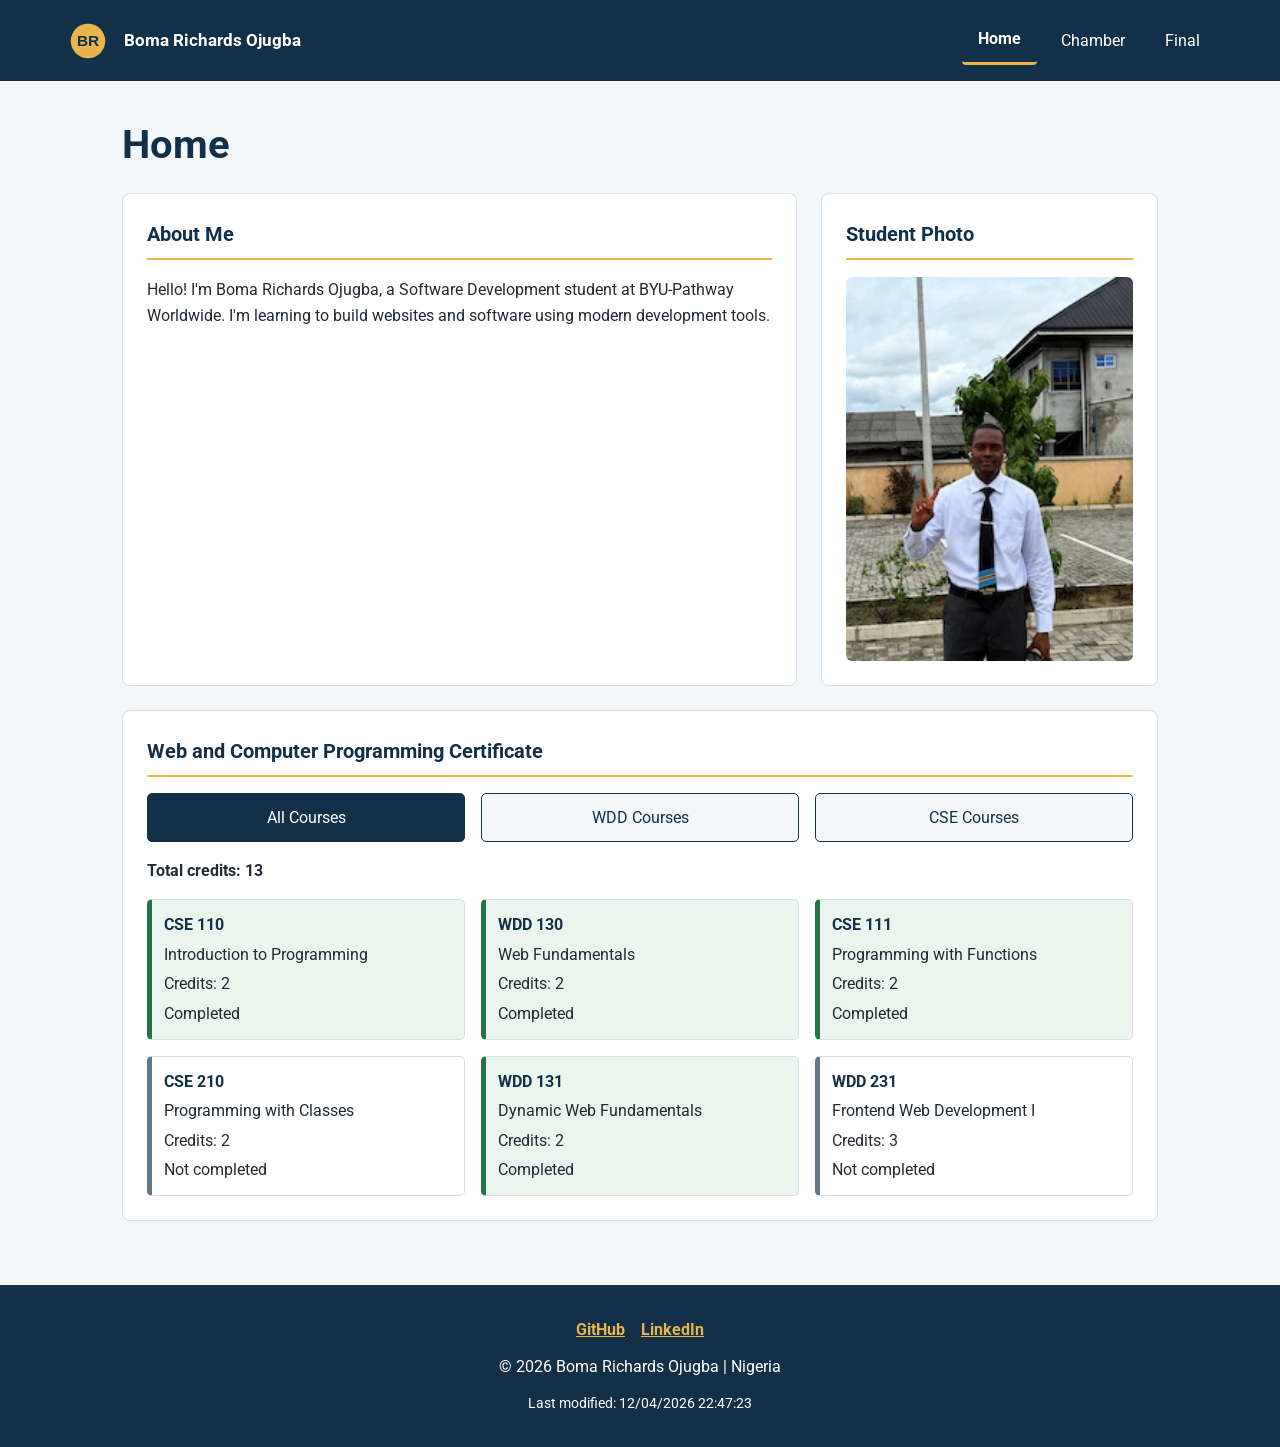
<file: index.html>
<!DOCTYPE html>
<html lang="en">
<head>
    <meta charset="UTF-8">
    <meta name="viewport" content="width=device-width, initial-scale=1.0">
    <meta name="description" content="Boma Richards Ojugba's WDD 231 course homepage, featuring coursework, web development projects, and certificate courses.">
    <meta name="author" content="Boma Richards Ojugba">
    <title>WDD 231 | Boma Richards Ojugba</title>

    <link rel="preconnect" href="https://fonts.googleapis.com">
    <link rel="preconnect" href="https://fonts.gstatic.com" crossorigin>
    <link href="https://fonts.googleapis.com/css2?family=Roboto:wght@400;500;700&display=swap" rel="stylesheet">

    <link rel="stylesheet" href="styles/small.css">
    <link rel="stylesheet" href="styles/larger.css">

    <script src="scripts/navigation.js" defer></script>
    <script src="scripts/date.js" defer></script>
    <script src="scripts/courses.js" defer></script>
</head>
<body>
    <header>
        <a class="brand" href="index.html">
            <img src="images/logo.svg" alt="" width="48" height="48">
            <span>Boma Richards Ojugba</span>
        </a>

        <button id="menuButton" aria-label="Open navigation menu"
            aria-expanded="false" aria-controls="primaryNav">
            ☰
        </button>

        <nav id="primaryNav" class="navigation">
            <a href="index.html" class="active" aria-current="page">Home</a>
            <a href="chamber/">Chamber</a>
            <a href="final/">Final</a>
        </nav>
    </header>

    <main>
        <h1>Home</h1>

        <div class="home-layout">
            <section class="about card">
                <h2>About Me</h2>
                <p>
                    Hello! I'm Boma Richards Ojugba, a Software Development
                    student at BYU-Pathway Worldwide. I'm learning to build
                    websites and software using modern development tools.
                </p>
            </section>

            <section class="photo card">
                <h2>Student Photo</h2>
                <img src="images/profile.webp" alt="Photo of Boma Richards Ojugba"
                    width="400" height="400">
            </section>

            <section class="certificate card">
                <h2>Web and Computer Programming Certificate</h2>

                <div class="course-filters">
                    <button type="button" data-filter="all" class="selected">All Courses</button>
                    <button type="button" data-filter="WDD">WDD Courses</button>
                    <button type="button" data-filter="CSE">CSE Courses</button>
                </div>

                <p id="creditTotal" aria-live="polite">Total credits: 0</p>
                <div id="courseList" class="course-list"></div>
            </section>
        </div>
    </main>

    <footer>
       <div class="social-links">
    <a href="https://github.com/richardboma14-create"
       target="_blank" rel="noopener noreferrer">
        GitHub
    </a>

    <a href="https://www.linkedin.com/in/boma-ojugba-943743339"
       target="_blank" rel="noopener noreferrer">
        LinkedIn
    </a>
</div>


        <p>
            &copy; <span id="currentyear"></span> Boma Richards Ojugba |
            Nigeria
        </p>

        <p id="lastModified"></p>
    </footer>
</body>
</html>
</file>
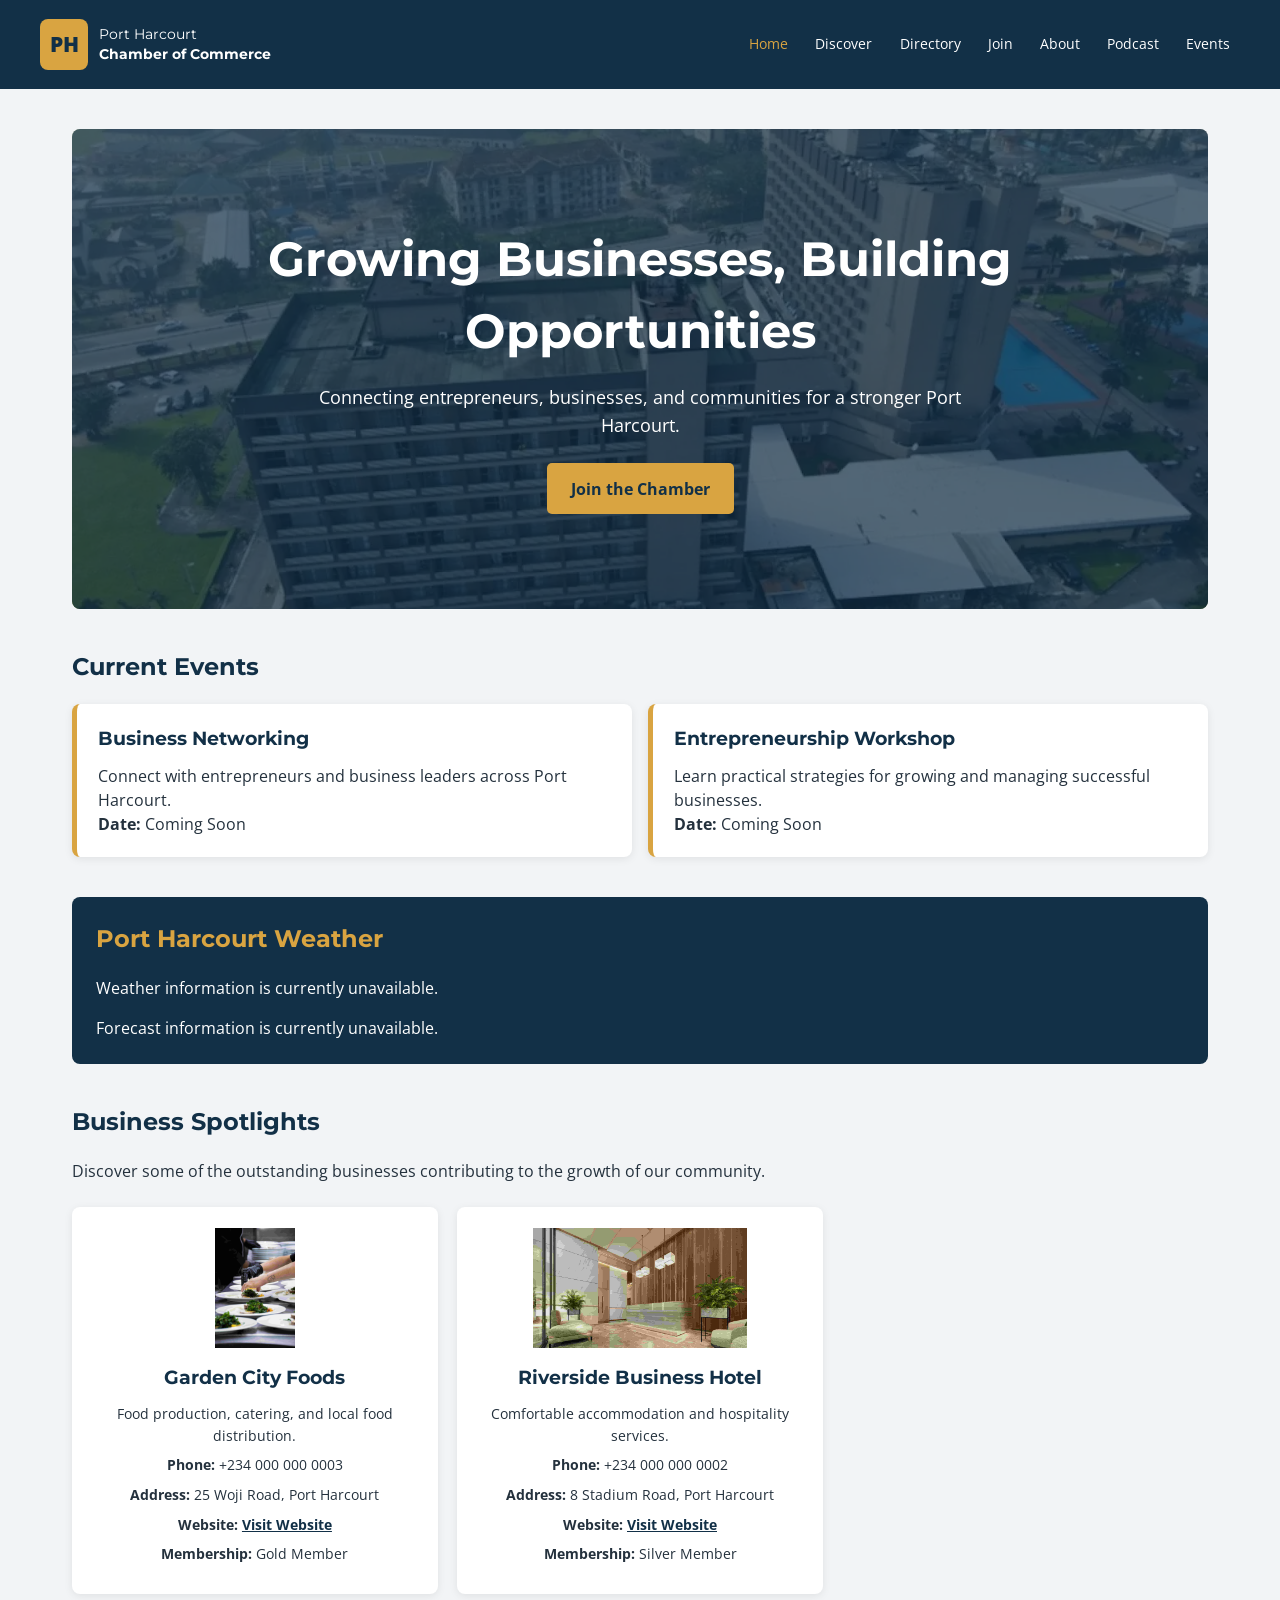
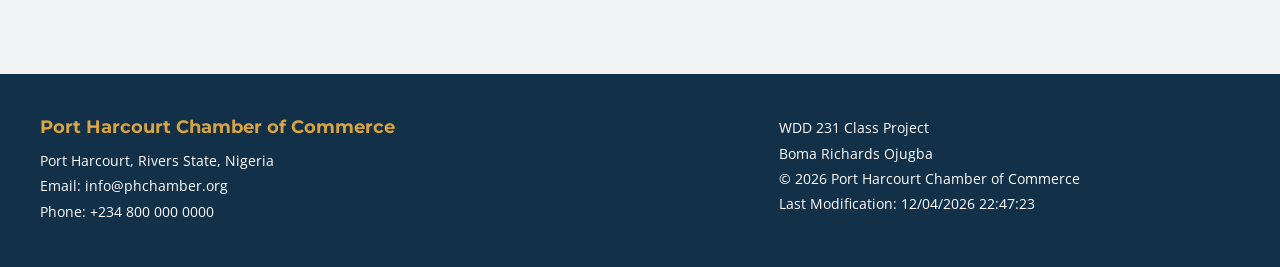
<file: chamber/index.html>
<!DOCTYPE html>
<html lang="en">
<head>
    <meta charset="UTF-8">
    <meta name="viewport" content="width=device-width, initial-scale=1.0">

    <meta name="description" content="Welcome to the Port Harcourt Chamber of Commerce. Discover business opportunities, upcoming events, and local businesses in Rivers State, Nigeria.">

    <meta name="author" content="Boma Richards Ojugba">

    <title>Home | Port Harcourt Chamber of Commerce</title>

    <!-- Favicon -->
    <link rel="icon" href="images/favicon.svg" type="image/svg+xml">

    <!-- Open Graph -->
    <meta property="og:title" content="Port Harcourt Chamber of Commerce">
    <meta property="og:description" content="Connecting businesses and creating opportunities in Port Harcourt, Nigeria.">
    <meta property="og:image" content="https://richardboma14-create.github.io/wdd231/chamber/images/tech-hub.jpg">
    <meta property="og:url" content="https://richardboma14-create.github.io/wdd231/chamber/index.html">
    <meta property="og:type" content="website">

    <!-- Google Fonts -->
    <link rel="preconnect" href="https://fonts.googleapis.com">
    <link rel="preconnect" href="https://fonts.gstatic.com" crossorigin>
    <link href="https://fonts.googleapis.com/css2?family=Montserrat:wght@400;500;600;700;800&family=Open+Sans:wght@400;500;600;700&display=swap" rel="stylesheet">

    <!-- CSS -->
    <link rel="stylesheet" href="styles/normalize.css">
    <link rel="stylesheet" href="styles/small.css">
    <link rel="stylesheet" href="styles/larger.css">

    <!-- Home Page JavaScript -->
    <script src="scripts/home.js" defer></script>
</head>

<body>

    <header>
        <div class="header-content">
            <a href="index.html" class="brand">
                <span class="brand-icon">PH</span>
                <span class="brand-name">
                    Port Harcourt
                    <strong>Chamber of Commerce</strong>
                </span>
            </a>

            <button id="menu-button"
                aria-label="Open navigation menu"
                aria-expanded="false">
                ☰
            </button>

            <nav id="main-nav">
                <a href="index.html" class="active" aria-current="page">Home</a>
                <a href="discover.html">Discover</a>
                <a href="directory.html">Directory</a>
                <a href="join.html">Join</a>
                <a href="about.html">About</a>
                <a href="podcast.html">Podcast</a>
                <a href="events.html">Events</a>
            </nav>
        </div>
    </header>

    <main>

        <!-- HERO SECTION -->
        <section class="hero">
            <img
                src="images/port-harcourt-hero.webp"
                alt="View of Port Harcourt city, Rivers State, Nigeria"
                width="1600"
                height="900"
                fetchpriority="high">

            <div class="hero-content">
                <h1>Growing Businesses, Building Opportunities</h1>
                <p>
                    Connecting entrepreneurs, businesses, and
                    communities for a stronger Port Harcourt.
                </p>
                <a href="join.html" class="cta-button">
                    Join the Chamber
                </a>
            </div>
        </section>

        <!-- CURRENT EVENTS -->
        <section class="home-section events-section">
            <h2>Current Events</h2>

            <div class="events-container">
                <article class="event-card">
                    <h3>Business Networking</h3>
                    <p>
                        Connect with entrepreneurs and business
                        leaders across Port Harcourt.
                    </p>
                    <p><strong>Date:</strong> Coming Soon</p>
                </article>

                <article class="event-card">
                    <h3>Entrepreneurship Workshop</h3>
                    <p>
                        Learn practical strategies for growing
                        and managing successful businesses.
                    </p>
                    <p><strong>Date:</strong> Coming Soon</p>
                </article>
            </div>
        </section>

        <!-- WEATHER -->
        <section class="home-section weather-section">
            <h2>Port Harcourt Weather</h2>

            <div id="weather-container">
                <p>Loading current weather...</p>
            </div>

            <div id="forecast-container">
                <h3>Three-Day Forecast</h3>
                <p>Loading forecast...</p>
            </div>
        </section>

        <!-- BUSINESS SPOTLIGHTS -->
        <section class="home-section spotlight-section">
            <h2>Business Spotlights</h2>

            <p>
                Discover some of the outstanding businesses
                contributing to the growth of our community.
            </p>

            <div id="spotlights-container" class="spotlights-container">
                <p>Loading featured businesses...</p>
            </div>
        </section>

    </main>

    <footer>
        <div class="footer-contact">
            <h2>Port Harcourt Chamber of Commerce</h2>
            <p>Port Harcourt, Rivers State, Nigeria</p>
            <p>Email: info@phchamber.org</p>
            <p>Phone: +234 800 000 0000</p>
        </div>

        <div class="footer-social">
            <!-- Social media links will be added later -->
        </div>

        <div class="footer-development">
            <p>WDD 231 Class Project</p>
            <p>Boma Richards Ojugba</p>
            <p>&copy; <span id="current-year"></span> Port Harcourt Chamber of Commerce</p>
            <p>Last Modification: <span id="last-modified"></span></p>
        </div>
    </footer>

</body>
</html>
</file>
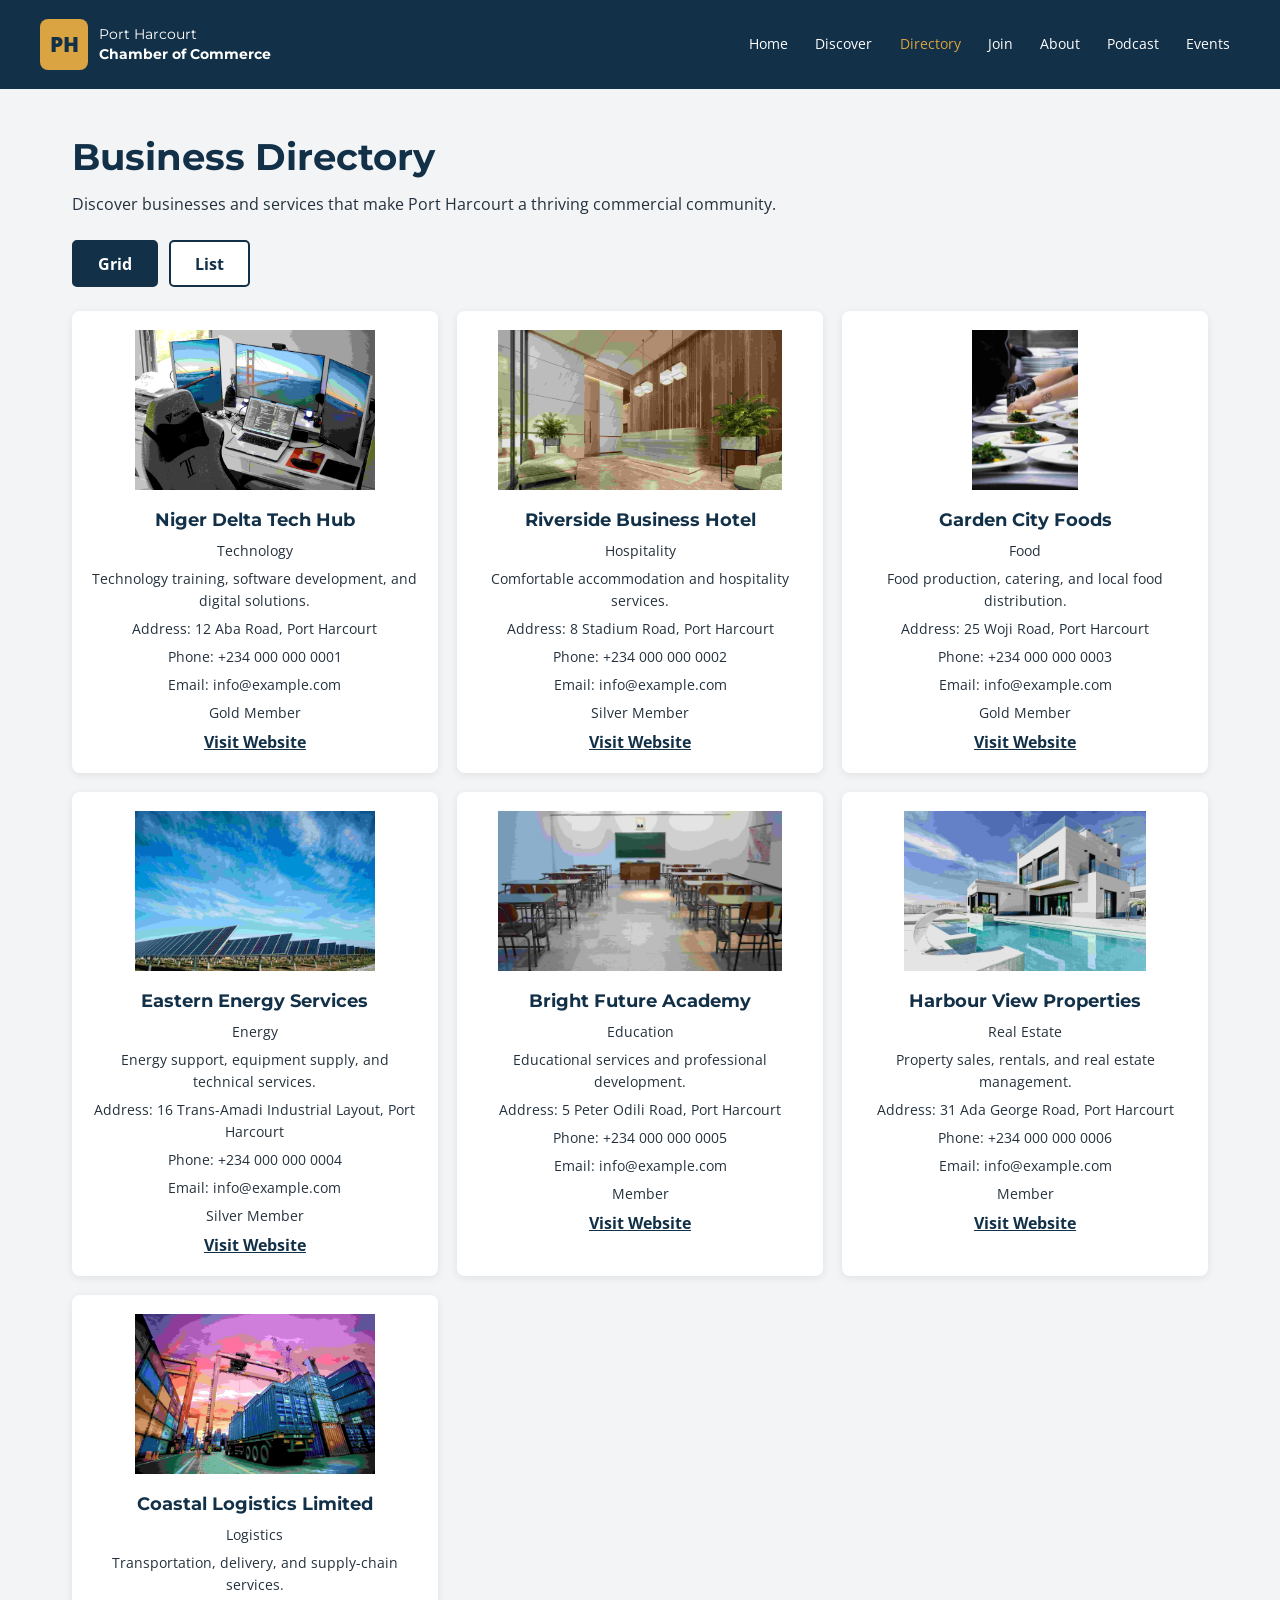
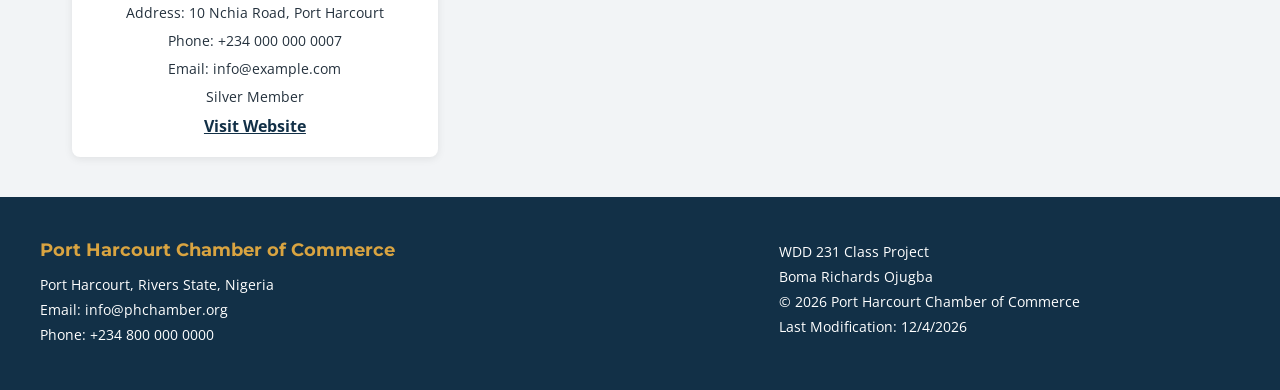
<file: chamber/directory.html>
<!DOCTYPE html>
<html lang="en">
<head>
    <meta charset="UTF-8">
    <meta name="viewport" content="width=device-width, initial-scale=1.0">

    <meta name="description" content="Explore the Port Harcourt Chamber of Commerce business directory. Discover local businesses, services, and opportunities across Rivers State, Nigeria.">

    <meta name="author" content="Boma Richards Ojugba">

    <title>Business Directory | Port Harcourt Chamber of Commerce</title>

    <!-- Favicon -->
    <link rel="icon" href="images/favicon.svg" type="image/svg+xml">

    <!-- Open Graph / Facebook -->
    <meta property="og:title" content="Port Harcourt Chamber of Commerce | Business Directory">
    <meta property="og:description" content="Discover businesses, services, and commercial opportunities in Port Harcourt, Nigeria.">
    <meta property="og:image" content="https://richardboma14-create.github.io/wdd231/chamber/images/tech-hub.jpg">
    <meta property="og:url" content="https://richardboma14-create.github.io/wdd231/chamber/directory.html">
    <meta property="og:type" content="website">

    <!-- Google Fonts -->
    <link rel="preconnect" href="https://fonts.googleapis.com">
    <link rel="preconnect" href="https://fonts.gstatic.com" crossorigin>
    <link href="https://fonts.googleapis.com/css2?family=Montserrat:wght@400;500;600;700;800&family=Open+Sans:wght@400;500;600;700&display=swap" rel="stylesheet">

    <!-- CSS -->
    <link rel="stylesheet" href="styles/normalize.css">
    <link rel="stylesheet" href="styles/small.css">
    <link rel="stylesheet" href="styles/larger.css">

    <!-- JavaScript -->
    <script src="scripts/directory.js" defer></script>
</head>

<body>

    <header>
        <div class="header-content">
            <a href="index.html" class="brand">
                <span class="brand-icon">PH</span>
                <span class="brand-name">
                    Port Harcourt
                    <strong>Chamber of Commerce</strong>
                </span>
            </a>

            <button id="menu-button" aria-label="Open navigation menu" aria-expanded="false">
                ☰
            </button>

            <nav id="main-nav">
                <a href="index.html">Home</a>
                <a href="discover.html">Discover</a>
                <a href="directory.html" class="active">Directory</a>
                <a href="join.html">Join</a>
                <a href="about.html">About</a>
                <a href="podcast.html">Podcast</a>
                <a href="events.html">Events</a>
            </nav>
        </div>
    </header>

    <main>
        <section class="directory-section">
            <h1>Business Directory</h1>

            <p class="intro">
                Discover businesses and services that make
                Port Harcourt a thriving commercial community.
            </p>

            <div class="view-controls">
                <button id="grid-view" class="active" aria-pressed="true">
                    Grid
                </button>

                <button id="list-view" aria-pressed="false">
                    List
                </button>
            </div>

            <div id="members-container" class="members-grid">
                <!-- Business information will be loaded here using JavaScript -->
            </div>
        </section>
    </main>

    <footer>
        <div class="footer-contact">
            <h2>Port Harcourt Chamber of Commerce</h2>
            <p>Port Harcourt, Rivers State, Nigeria</p>
            <p>Email: info@phchamber.org</p>
            <p>Phone: +234 800 000 0000</p>
        </div>

        <div class="footer-social">
            <!-- Social media links will be added later -->
        </div>

        <div class="footer-development">
            <p>WDD 231 Class Project</p>
            <p>Boma Richards Ojugba</p>
            <p>&copy; <span id="current-year"></span> Port Harcourt Chamber of Commerce</p>
            <p>Last Modification: <span id="last-modified"></span></p>
        </div>
    </footer>

</body>
</html>
</file>
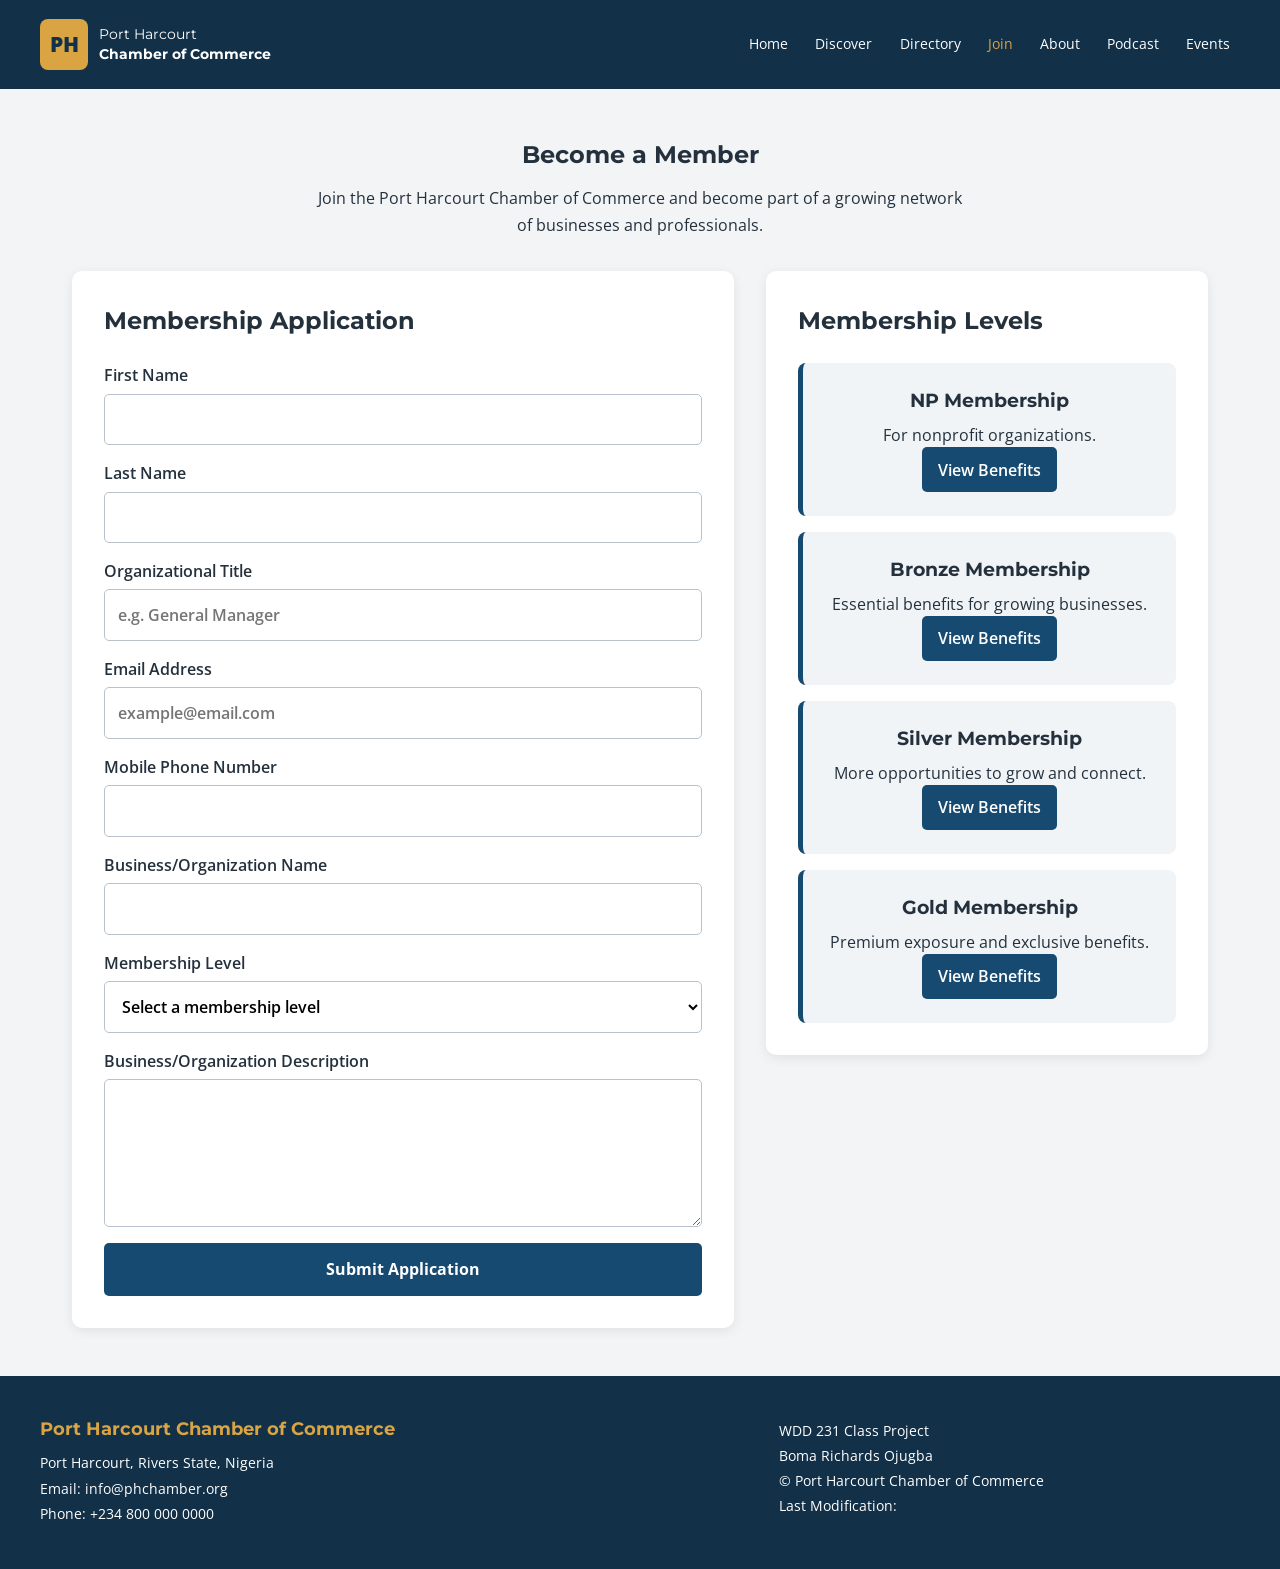
<file: chamber/join.html>
<!DOCTYPE html>
<html lang="en">
<head>
    <meta charset="UTF-8">
    <meta name="viewport" content="width=device-width, initial-scale=1.0">

    <meta name="description" content="Apply for membership at the Port Harcourt Chamber of Commerce. Explore membership levels and benefits for your business.">

    <meta name="author" content="Boma Richards Ojugba">

    <title>Join | Port Harcourt Chamber of Commerce</title>

    <!-- Favicon -->
    <link rel="icon" href="images/favicon.svg" type="image/svg+xml">

    <!-- Open Graph -->
    <meta property="og:title" content="Join the Port Harcourt Chamber of Commerce">
    <meta property="og:description" content="Become a member and connect with businesses in Port Harcourt.">
    <meta property="og:image" content="https://richardboma14-create.github.io/wdd231/chamber/images/tech-hub.jpg">
    <meta property="og:url" content="https://richardboma14-create.github.io/wdd231/chamber/join.html">
    <meta property="og:type" content="website">

    <!-- Google Fonts -->
    <link rel="preconnect" href="https://fonts.googleapis.com">
    <link rel="preconnect" href="https://fonts.gstatic.com" crossorigin>
    <link href="https://fonts.googleapis.com/css2?family=Montserrat:wght@400;500;600;700;800&family=Open+Sans:wght@400;500;600;700&display=swap" rel="stylesheet">

    <!-- CSS -->
    <link rel="stylesheet" href="styles/normalize.css">
    <link rel="stylesheet" href="styles/small.css">
    <link rel="stylesheet" href="styles/larger.css">

    <!-- JavaScript -->
    <script src="scripts/join.js" defer></script>
</head>

<body>

    <header>
        <div class="header-content">
            <a href="index.html" class="brand">
                <span class="brand-icon">PH</span>
                <span class="brand-name">
                    Port Harcourt
                    <strong>Chamber of Commerce</strong>
                </span>
            </a>

            <button id="menu-button" aria-label="Open navigation menu" aria-expanded="false">
                ☰
            </button>

            <nav id="main-nav">
                <a href="index.html">Home</a>
                <a href="discover.html">Discover</a>
                <a href="directory.html">Directory</a>
                <a href="join.html" class="active">Join</a>
                <a href="about.html">About</a>
                <a href="podcast.html">Podcast</a>
                <a href="events.html">Events</a>
            </nav>
        </div>
    </header>

    <main class="join-main">

        <section class="join-intro">
            <h1>Become a Member</h1>
            <p>
                Join the Port Harcourt Chamber of Commerce and become
                part of a growing network of businesses and professionals.
            </p>
        </section>

        <div class="join-layout">

            <!-- Membership Application Form -->
            <section class="application-section">
                <h2>Membership Application</h2>

                <form method="get" action="thankyou.html" id="membership-form">

                    <label for="first-name">
                        First Name
                        <input
                            type="text"
                            id="first-name"
                            name="firstName"
                            title="Enter your first name"
                            autocomplete="given-name"
                            required>
                    </label>

                    <label for="last-name">
                        Last Name
                        <input
                            type="text"
                            id="last-name"
                            name="lastName"
                            title="Enter your last name"
                            autocomplete="family-name"
                            required>
                    </label>

                    <label for="organization-title">
                        Organizational Title
                        <input
                            type="text"
                            id="organization-title"
                            name="organizationTitle"
                            title="Enter your organizational title using at least seven letters, spaces, or hyphens"
                            autocomplete="organization-title"
                            pattern="[A-Za-z -]{7,}"
                            placeholder="e.g. General Manager">
                    </label>

                    <label for="email">
                        Email Address
                        <input
                            type="email"
                            id="email"
                            name="email"
                            title="Enter your email address"
                            autocomplete="email"
                            placeholder="example@email.com"
                            required>
                    </label>

                    <label for="phone">
                        Mobile Phone Number
                        <input
                            type="tel"
                            id="phone"
                            name="phone"
                            title="Enter your mobile phone number"
                            autocomplete="tel"
                            required>
                    </label>

                    <label for="business-name">
                        Business/Organization Name
                        <input
                            type="text"
                            id="business-name"
                            name="businessName"
                            title="Enter your business or organization name"
                            autocomplete="organization"
                            required>
                    </label>

                    <label for="membership-level">
                        Membership Level
                        <select id="membership-level" name="membershipLevel" required>
                            <option value="" disabled selected>Select a membership level</option>
                            <option value="np">NP Membership</option>
                            <option value="bronze">Bronze Membership</option>
                            <option value="silver">Silver Membership</option>
                            <option value="gold">Gold Membership</option>
                        </select>
                    </label>

                    <label for="description">
                        Business/Organization Description
                        <textarea
                            id="description"
                            name="description"
                            title="Describe your business or organization"
                            rows="5"></textarea>
                    </label>

                    <input
                        type="hidden"
                        id="timestamp"
                        name="timestamp">

                    <input type="submit" value="Submit Application">

                </form>
            </section>

            <!-- Membership Level Cards -->
            <section class="membership-section">
                <h2>Membership Levels</h2>

                <div class="membership-cards">

                    <article class="membership-card">
                        <h3>NP Membership</h3>
                        <p>For nonprofit organizations.</p>
                        <button type="button" data-modal="np-modal">
                            View Benefits
                        </button>
                    </article>

                    <article class="membership-card">
                        <h3>Bronze Membership</h3>
                        <p>Essential benefits for growing businesses.</p>
                        <button type="button" data-modal="bronze-modal">
                            View Benefits
                        </button>
                    </article>

                    <article class="membership-card">
                        <h3>Silver Membership</h3>
                        <p>More opportunities to grow and connect.</p>
                        <button type="button" data-modal="silver-modal">
                            View Benefits
                        </button>
                    </article>

                    <article class="membership-card">
                        <h3>Gold Membership</h3>
                        <p>Premium exposure and exclusive benefits.</p>
                        <button type="button" data-modal="gold-modal">
                            View Benefits
                        </button>
                    </article>

                </div>
            </section>

        </div>

        <!-- Membership Modals -->
        <dialog id="np-modal">
            <h2>NP Membership Benefits</h2>
            <p>No membership fee for nonprofit organizations.</p>
            <ul>
                <li>Access to chamber networking events.</li>
                <li>Community engagement opportunities.</li>
                <li>Access to selected training resources.</li>
            </ul>
            <button type="button" class="close-modal">Close</button>
        </dialog>

        <dialog id="bronze-modal">
            <h2>Bronze Membership Benefits</h2>
            <p>Affordable support for growing businesses.</p>
            <ul>
                <li>Access to networking events.</li>
                <li>Business development resources.</li>
                <li>Member directory listing.</li>
            </ul>
            <button type="button" class="close-modal">Close</button>
        </dialog>

        <dialog id="silver-modal">
            <h2>Silver Membership Benefits</h2>
            <p>Greater visibility and business opportunities.</p>
            <ul>
                <li>All Bronze membership benefits.</li>
                <li>Discounts on selected chamber events.</li>
                <li>Additional business promotion opportunities.</li>
                <li>Access to selected training sessions.</li>
            </ul>
            <button type="button" class="close-modal">Close</button>
        </dialog>

        <dialog id="gold-modal">
            <h2>Gold Membership Benefits</h2>
            <p>Premium benefits for established businesses.</p>
            <ul>
                <li>All Silver membership benefits.</li>
                <li>Priority business spotlight opportunities.</li>
                <li>Premium advertising opportunities.</li>
                <li>Invitations to exclusive networking events.</li>
            </ul>
            <button type="button" class="close-modal">Close</button>
        </dialog>

    </main>

    <footer>
        <div class="footer-contact">
            <h2>Port Harcourt Chamber of Commerce</h2>
            <p>Port Harcourt, Rivers State, Nigeria</p>
            <p>Email: info@phchamber.org</p>
            <p>Phone: +234 800 000 0000</p>
        </div>

        <div class="footer-social">
            <!-- Social media links will be added later -->
        </div>

        <div class="footer-development">
            <p>WDD 231 Class Project</p>
            <p>Boma Richards Ojugba</p>
            <p>&copy; <span id="current-year"></span> Port Harcourt Chamber of Commerce</p>
            <p>Last Modification: <span id="last-modified"></span></p>
        </div>
    </footer>

</body>
</html>
</file>
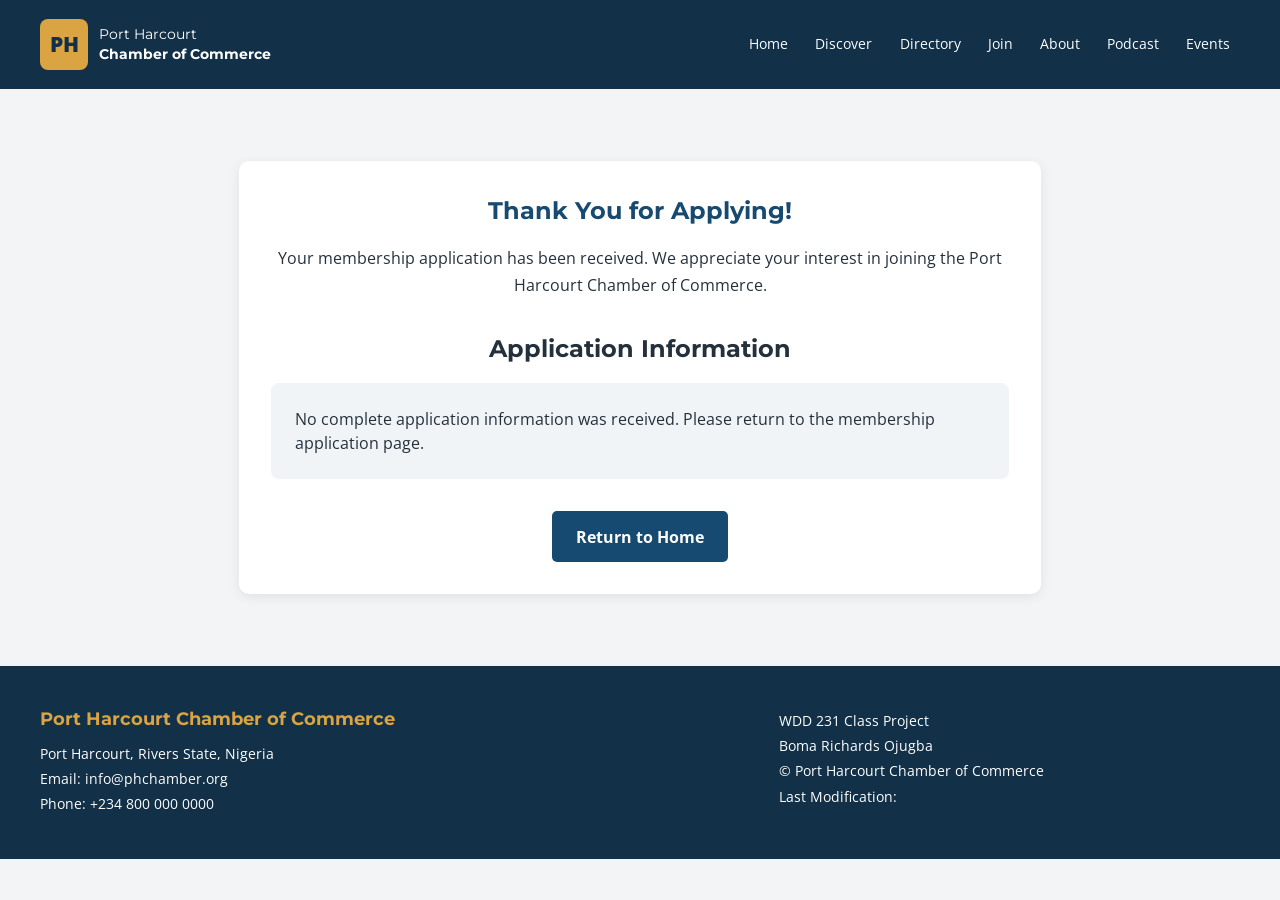
<file: chamber/thankyou.html>
<!DOCTYPE html>
<html lang="en">
<head>
    <meta charset="UTF-8">
    <meta name="viewport" content="width=device-width, initial-scale=1.0">

    <meta name="description" content="Thank you for applying for membership at the Port Harcourt Chamber of Commerce.">
    <meta name="author" content="Boma Richards Ojugba">

    <title>Application Received | Port Harcourt Chamber of Commerce</title>

    <link rel="icon" href="images/favicon.svg" type="image/svg+xml">

    <meta property="og:title" content="Application Received | Port Harcourt Chamber of Commerce">
    <meta property="og:description" content="Thank you for your membership application.">
    <meta property="og:image" content="https://richardboma14-create.github.io/wdd231/chamber/images/tech-hub.jpg">
    <meta property="og:url" content="https://richardboma14-create.github.io/wdd231/chamber/thankyou.html">
    <meta property="og:type" content="website">

    <link rel="preconnect" href="https://fonts.googleapis.com">
    <link rel="preconnect" href="https://fonts.gstatic.com" crossorigin>
    <link href="https://fonts.googleapis.com/css2?family=Montserrat:wght@400;500;600;700;800&family=Open+Sans:wght@400;500;600;700&display=swap" rel="stylesheet">

    <link rel="stylesheet" href="styles/normalize.css">
    <link rel="stylesheet" href="styles/small.css">
    <link rel="stylesheet" href="styles/larger.css">

    <script src="scripts/thankyou.js" defer></script>
</head>

<body>

    <header>
        <div class="header-content">
            <a href="index.html" class="brand">
                <span class="brand-icon">PH</span>
                <span class="brand-name">
                    Port Harcourt
                    <strong>Chamber of Commerce</strong>
                </span>
            </a>

            <button id="menu-button" aria-label="Open navigation menu" aria-expanded="false">
                ☰
            </button>

            <nav id="main-nav">
                <a href="index.html">Home</a>
                <a href="discover.html">Discover</a>
                <a href="directory.html">Directory</a>
                <a href="join.html">Join</a>
                <a href="about.html">About</a>
                <a href="podcast.html">Podcast</a>
                <a href="events.html">Events</a>
            </nav>
        </div>
    </header>

    <main class="thankyou-main">
        <section class="thankyou-section">
            <h1>Thank You for Applying!</h1>

            <p>
                Your membership application has been received.
                We appreciate your interest in joining the
                Port Harcourt Chamber of Commerce.
            </p>

            <h2>Application Information</h2>

            <div id="application-details">
                <!-- Submitted information will appear here -->
            </div>

            <a href="index.html" class="thankyou-link">
                Return to Home
            </a>
        </section>
    </main>

    <footer>
        <div class="footer-contact">
            <h2>Port Harcourt Chamber of Commerce</h2>
            <p>Port Harcourt, Rivers State, Nigeria</p>
            <p>Email: info@phchamber.org</p>
            <p>Phone: +234 800 000 0000</p>
        </div>

        <div class="footer-social"></div>

        <div class="footer-development">
            <p>WDD 231 Class Project</p>
            <p>Boma Richards Ojugba</p>
            <p>&copy; <span id="current-year"></span> Port Harcourt Chamber of Commerce</p>
            <p>Last Modification: <span id="last-modified"></span></p>
        </div>
    </footer>

</body>
</html>
</file>
<file: styles/small.css>
/* General page styles */
:root {
    --navy: #123047;
    --gold: #e9b44c;
    --light: #f4f7fa;
    --white: #ffffff;
    --text: #202b35;
    --border: #d5dee7;
}

* {
    box-sizing: border-box;
}

body {
    margin: 0;
    font-family: "Roboto", sans-serif;
    color: var(--text);
    background-color: var(--light);
    line-height: 1.6;
}

img {
    max-width: 100%;
    height: auto;
    display: block;
}

a {
    color: inherit;
}

button {
    font: inherit;
    cursor: pointer;
}

/* Header and brand */
header {
    background-color: var(--navy);
    color: var(--white);
    padding: 1rem;
    display: flex;
    flex-wrap: wrap;
    align-items: center;
    justify-content: space-between;
    gap: 1rem;
}

.brand {
    display: flex;
    align-items: center;
    gap: 0.75rem;
    color: var(--white);
    text-decoration: none;
    font-size: 1.05rem;
    font-weight: 700;
}

.brand img {
    width: 48px;
    height: 48px;
}

/* Mobile hamburger button */
#menuButton {
    border: 2px solid var(--gold);
    border-radius: 6px;
    padding: 0.35rem 0.7rem;
    color: var(--white);
    background-color: transparent;
    font-size: 1.5rem;
}

/* Mobile navigation */
.navigation {
    display: none;
    flex-direction: column;
    width: 100%;
}

.navigation.open {
    display: flex;
}

.navigation a {
    color: var(--white);
    text-decoration: none;
    padding: 0.75rem 1rem;
    border-radius: 4px;
}

.navigation a:hover,
.navigation a:focus-visible {
    background-color: var(--gold);
    color: var(--navy);
}

.navigation a.active {
    border-bottom: 3px solid var(--gold);
    font-weight: 700;
}

/* Main content */
main {
    max-width: 1100px;
    margin: 0 auto;
    padding: 1rem;
}

h1 {
    color: var(--navy);
    font-size: 2rem;
    margin: 0 0 1rem;
}

h2 {
    color: var(--navy);
    font-size: 1.25rem;
    margin-top: 0;
    padding-bottom: 0.5rem;
    border-bottom: 2px solid var(--gold);
}

.home-layout {
    display: grid;
    grid-template-columns: 1fr;
    gap: 1rem;
}

.card {
    background-color: var(--white);
    border: 1px solid var(--border);
    border-radius: 8px;
    padding: 1rem;
    min-width: 0;
}

.about p {
    margin-bottom: 0;
}

.photo img {
    width: 100%;
    max-width: 400px;
    margin: 0 auto;
    border-radius: 6px;
    object-fit: cover;
}

/* Course filter buttons */
.course-filters {
    display: grid;
    grid-template-columns: 1fr;
    gap: 0.5rem;
    margin: 1rem 0;
}

.course-filters button {
    background-color: var(--light);
    color: var(--navy);
    border: 1px solid var(--navy);
    border-radius: 5px;
    padding: 0.65rem;
}

.course-filters button:hover,
.course-filters button:focus-visible {
    background-color: var(--gold);
    color: var(--navy);
}

.course-filters button.selected {
    background-color: var(--navy);
    color: var(--white);
    border-color: var(--navy);
}

#creditTotal {
    font-weight: 700;
}

.course-list {
    display: grid;
    grid-template-columns: 1fr;
    gap: 0.75rem;
}

.course-card {
    padding: 0.75rem;
    border: 1px solid var(--border);
    border-left: 5px solid #657786;
    border-radius: 5px;
    background-color: var(--white);
}

.course-card.completed {
    border-left-color: #247447;
    background-color: #eaf5ee;
}

.course-card h3 {
    margin: 0;
    color: var(--navy);
    font-size: 1rem;
}

.course-card p {
    margin: 0.25rem 0 0;
}

/* Footer */
footer {
    margin-top: 2rem;
    padding: 1.5rem 1rem;
    background-color: var(--navy);
    color: var(--white);
    text-align: center;
}

.social-links {
    display: flex;
    justify-content: center;
    flex-wrap: wrap;
    gap: 1rem;
}

.social-links a {
    color: var(--gold);
    font-weight: 700;
}

footer p {
    margin: 0.75rem 0 0;
    overflow-wrap: anywhere;
}

#lastModified {
    font-size: 0.9rem;
}
</file>
<file: styles/larger.css>
/* Larger screen layout */
@media screen and (min-width: 38rem) {

    /* Header and horizontal navigation */
    header {
        padding: 1rem 5%;
        flex-wrap: nowrap;
    }

    #menuButton {
        display: none;
    }

    .navigation {
        display: flex;
        flex-direction: row;
        justify-content: flex-end;
        align-items: center;
        width: auto;
        gap: 0.5rem;
    }

    .navigation a {
        padding: 0.65rem 1rem;
        white-space: nowrap;
    }

    /* Main content */
    main {
        padding: 2rem;
    }

    h1 {
        font-size: 2.5rem;
    }

    .home-layout {
        grid-template-columns: 2fr 1fr;
        align-items: stretch;
        gap: 1.5rem;
    }

    .about {
        grid-column: 1;
    }

    .photo {
        grid-column: 2;
    }

    .certificate {
        grid-column: 1 / -1;
    }

    /* Course filters */
    .course-filters {
        grid-template-columns: repeat(3, 1fr);
        gap: 1rem;
    }

    .course-list {
        grid-template-columns: repeat(2, minmax(0, 1fr));
        gap: 1rem;
    }

    .card {
        padding: 1.5rem;
    }

    footer {
        padding: 2rem;
    }
}

/* Extra-wide screens */
@media screen and (min-width: 64rem) {

    .home-layout {
        grid-template-columns: 2fr 1fr;
    }

    .course-list {
        grid-template-columns: repeat(3, minmax(0, 1fr));
    }
}
</file>
<file: chamber/styles/small.css>
/* PORT HARCOURT CHAMBER OF COMMERCE */
/* Mobile-first styles */

:root {
    --primary-color: #123047;
    --secondary-color: #d9a441;
    --background-color: #f2f4f6;
    --text-color: #24313d;
    --white: #ffffff;

    --heading-font: 'Montserrat', sans-serif;
    --body-font: 'Open Sans', sans-serif;
}

body {
    font-family: var(--body-font);
    color: var(--text-color);
    background-color: var(--background-color);
}

/* HEADER */

header {
    background-color: var(--primary-color);
    color: var(--white);
    padding: 1rem;
}

.header-content {
    display: flex;
    flex-wrap: wrap;
    justify-content: space-between;
    align-items: center;
    gap: 1rem;
}

.brand {
    display: flex;
    align-items: center;
    gap: 0.7rem;
    text-decoration: none;
}

.brand-icon {
    background-color: var(--secondary-color);
    color: var(--primary-color);
    font-weight: 800;
    font-size: 1.3rem;
    padding: 0.6rem;
    border-radius: 8px;
}

.brand-name {
    font-family: var(--heading-font);
    font-size: 0.85rem;
    color: var(--white)
}

.brand-name strong {
    display: block;
}

/* NAVIGATION */

#menu-button {
    background: transparent;
    color: var(--white);
    border: 1px solid var(--secondary-color);
    padding: 0.4rem 0.7rem;
    font-size: 1.5rem;
}

#main-nav {
    display: none;
    flex-direction: column;
    width: 100%;
}

#main-nav.open {
    display: flex;
}

#main-nav a {
    color: var(--white);
    text-decoration: none;
    padding: 0.8rem;
    border-top: 1px solid rgba(255,255,255,0.15);
}

#main-nav a:hover,
#main-nav a.active {
    color: var(--secondary-color);
}

/* MAIN DIRECTORY */

main {
    max-width: 1200px;
    margin: 0 auto;
    padding: 1.5rem 1rem;
}

.directory-section h1 {
    font-family: var(--heading-font);
    color: var(--primary-color);
    font-size: 1.8rem;
    margin-bottom: 0.5rem;
}

.intro {
    margin-bottom: 1.5rem;
}

/* VIEW BUTTONS */

.view-controls {
    display: flex;
    gap: 0.7rem;
    margin-bottom: 1.5rem;
}

.view-controls button {
    background-color: var(--white);
    border: 2px solid var(--primary-color);
    color: var(--primary-color);
    padding: 0.6rem 1.5rem;
    border-radius: 5px;
    font-weight: 700;
}

.view-controls button.active {
    background-color: var(--primary-color);
    color: var(--white);
}

/* MEMBER GRID */

.members-grid {
    display: grid;
    grid-template-columns: 1fr;
    gap: 1.2rem;
}

/* MEMBER CARD */

.member-card {
    background-color: var(--white);
    border-radius: 8px;
    padding: 1.2rem;
    box-shadow: 0 2px 8px rgba(0,0,0,0.08);
    text-align: center;
}

.member-card img {
    width: 100%;
    height: 160px;
    object-fit: contain;
    margin-bottom: 1rem;
}

.member-card h2 {
    font-family: var(--heading-font);
    color: var(--primary-color);
    font-size: 1.15rem;
    margin-bottom: 0.4rem;
}

.member-card p {
    margin: 0.4rem 0;
    font-size: 0.9rem;
}

.member-card a {
    color: var(--primary-color);
    font-weight: 700;
}

/* LIST VIEW */

.members-list {
    display: flex;
    flex-direction: column;
    gap: 0;
}

.members-list .member-card {
    display: grid;
    grid-template-columns: 1fr;
    text-align: left;
    box-shadow: none;
    border-radius: 0;
    border-bottom: 1px solid #d5dce2;
}

.members-list .member-card img {
    display: none;
}

/* FOOTER */

footer {
    background-color: var(--primary-color);
    color: var(--white);
    padding: 2rem 1.2rem;
    display: grid;
    gap: 1.5rem;
    text-align: center;
}

footer h2 {
    font-family: var(--heading-font);
    color: var(--secondary-color);
    font-size: 1.1rem;
    margin-bottom: 0.7rem;
}

footer p {
    margin: 0.3rem 0;
    font-size: 0.85rem;
}

.footer-social {
    display: flex;
    justify-content: center;
    gap: 1rem;
}

/* ==============================
   HOME PAGE
================================= */

/* HERO SECTION */

.hero {
    position: relative;
    margin-bottom: 2rem;
    overflow: hidden;
    border-radius: 8px;
}

.hero img {
    display: block;
    width: 100%;
    height: 350px;
    object-fit: cover;
}

.hero-content {
    position: absolute;
    inset: 0;
    display: flex;
    flex-direction: column;
    justify-content: center;
    align-items: center;
    text-align: center;
    padding: 1.2rem;
    background: rgba(18, 48, 71, 0.72);
    color: var(--white);
}

.hero-content h1 {
    font-family: var(--heading-font);
    font-size: 1.7rem;
    margin-bottom: 1rem;
}

.hero-content p {
    font-size: 0.95rem;
    margin-bottom: 1.5rem;
    line-height: 1.6;
}

.cta-button {
    display: inline-block;
    background-color: var(--secondary-color);
    color: var(--primary-color);
    padding: 0.85rem 1.5rem;
    border-radius: 5px;
    text-decoration: none;
    font-weight: 700;
}

.cta-button:hover {
    background-color: var(--white);
}

/* GENERAL HOME SECTIONS */

.home-section {
    margin: 2.5rem 0;
}

.home-section h2 {
    font-family: var(--heading-font);
    color: var(--primary-color);
    font-size: 1.5rem;
    margin-bottom: 1.2rem;
}

/* EVENTS */

.events-container {
    display: grid;
    grid-template-columns: 1fr;
    gap: 1rem;
}

.event-card {
    background-color: var(--white);
    padding: 1.3rem;
    border-radius: 8px;
    border-left: 5px solid var(--secondary-color);
    box-shadow: 0 2px 8px rgba(0, 0, 0, 0.08);
}

.event-card h3 {
    color: var(--primary-color);
    font-family: var(--heading-font);
    margin-bottom: 0.7rem;
}

/* WEATHER */

.weather-section {
    background-color: var(--primary-color);
    color: var(--white);
    padding: 1.5rem;
    border-radius: 8px;
}

.weather-section h2,
.weather-section h3 {
    color: var(--secondary-color);
}

#weather-container,
#forecast-container {
    margin-top: 1rem;
}

.weather-current,
.forecast-day {
    background-color: var(--white);
    color: var(--text-color);
    padding: 1rem;
    border-radius: 8px;
}

.forecast-container {
    display: grid;
    grid-template-columns: 1fr;
    gap: 1rem;
    margin-top: 1rem;
}

/* BUSINESS SPOTLIGHTS */

.spotlights-container {
    display: grid;
    grid-template-columns: 1fr;
    gap: 1.2rem;
    margin-top: 1.5rem;
}

.spotlight-card {
    background-color: var(--white);
    padding: 1.3rem;
    border-radius: 8px;
    text-align: center;
    box-shadow: 0 2px 8px rgba(0, 0, 0, 0.08);
}

.spotlight-card img {
    width: 100%;
    height: 120px;
    object-fit: contain;
    margin-bottom: 1rem;
}

.spotlight-card h3 {
    color: var(--primary-color);
    font-family: var(--heading-font);
    margin-bottom: 0.7rem;
}

.spotlight-card p {
    margin: 0.5rem 0;
    font-size: 0.9rem;
}

.spotlight-card a {
    color: var(--primary-color);
    font-weight: 700;
    overflow-wrap: anywhere;
}
/* JOIN PAGE */
.join-main {
    padding: 2rem 1rem;
    max-width: 1200px;
    margin: 0 auto;
}

.join-intro {
    text-align: center;
    margin-bottom: 2rem;
}

.join-intro h1 {
    font-family: "Montserrat", sans-serif;
    margin-bottom: 0.75rem;
}

.join-intro p {
    max-width: 650px;
    margin: 0 auto;
    line-height: 1.7;
}

.join-layout {
    display: grid;
    grid-template-columns: 1fr;
    gap: 2rem;
}

.application-section,
.membership-section {
    background-color: #ffffff;
    padding: 1.5rem;
    border-radius: 10px;
    box-shadow: 0 3px 12px rgba(0, 0, 0, 0.08);
}

.application-section h2,
.membership-section h2 {
    font-family: "Montserrat", sans-serif;
    margin-bottom: 1.5rem;
}

#membership-form {
    display: flex;
    flex-direction: column;
    gap: 1rem;
}

#membership-form label {
    display: flex;
    flex-direction: column;
    gap: 0.4rem;
    font-weight: 600;
}

#membership-form input:not([type="submit"]),
#membership-form select,
#membership-form textarea {
    width: 100%;
    padding: 0.8rem;
    border: 1px solid #b8c2cc;
    border-radius: 5px;
    font: inherit;
    background-color: #ffffff;
}

#membership-form input:focus,
#membership-form select:focus,
#membership-form textarea:focus {
    outline: 2px solid #174a70;
    border-color: #174a70;
}

#membership-form input[type="submit"] {
    padding: 0.9rem;
    background-color: #174a70;
    color: #ffffff;
    border: none;
    border-radius: 5px;
    font-size: 1rem;
    font-weight: 700;
    cursor: pointer;
}

#membership-form input[type="submit"]:hover {
    background-color: #10334e;
}

.membership-cards {
    display: grid;
    grid-template-columns: 1fr;
    gap: 1rem;
}

.membership-card {
    padding: 1.3rem;
    border-radius: 8px;
    text-align: center;
    background-color: #f0f4f7;
    border-left: 5px solid #174a70;
    animation: cardEntrance 0.8s ease-out both;
}

.membership-card:nth-child(2) {
    animation-delay: 0.2s;
}

.membership-card:nth-child(3) {
    animation-delay: 0.4s;
}

.membership-card:nth-child(4) {
    animation-delay: 0.6s;
}

.membership-card h3 {
    font-family: "Montserrat", sans-serif;
    margin-bottom: 0.5rem;
}

.membership-card p {
    line-height: 1.5;
}

.membership-card button {
    padding: 0.65rem 1rem;
    border: none;
    border-radius: 5px;
    background-color: #174a70;
    color: #ffffff;
    font-weight: 600;
    cursor: pointer;
}

.membership-card button:hover {
    background-color: #10334e;
}

@keyframes cardEntrance {
    from {
        opacity: 0;
        transform: translateY(25px);
    }
    to {
        opacity: 1;
        transform: translateY(0);
    }
}

/* MODAL DIALOGS */

dialog {
    width: min(90%, 450px);
    padding: 2rem;
    border: none;
    border-radius: 10px;
    box-shadow: 0 5px 25px rgba(0, 0, 0, 0.25);
}

dialog::backdrop {
    background-color: rgba(0, 0, 0, 0.6);
}

dialog h2 {
    font-family: "Montserrat", sans-serif;
    margin-bottom: 1rem;
}

dialog li {
    margin-bottom: 0.6rem;
    line-height: 1.5;
}

.close-modal {
    margin-top: 1rem;
    padding: 0.7rem 1.2rem;
    border: none;
    border-radius: 5px;
    background-color: #174a70;
    color: #ffffff;
    cursor: pointer;
}

.close-modal:hover {
    background-color: #10334e;
}
/* THANK YOU PAGE */

.thankyou-main {
    max-width: 850px;
    margin: 3rem auto;
    padding: 1.5rem;
}

.thankyou-section {
    background-color: #ffffff;
    padding: 2rem;
    border-radius: 10px;
    box-shadow: 0 3px 12px rgba(0, 0, 0, 0.08);
    text-align: center;
}

.thankyou-section h1 {
    font-family: "Montserrat", sans-serif;
    color: #174a70;
    margin-bottom: 1rem;
}

.thankyou-section > p {
    line-height: 1.7;
    margin-bottom: 2rem;
}

.thankyou-section h2 {
    font-family: "Montserrat", sans-serif;
    margin-bottom: 1rem;
}

#application-details {
    background-color: #f0f4f7;
    padding: 1.5rem;
    border-radius: 8px;
    text-align: left;
    margin-bottom: 2rem;
}

#application-details p {
    margin: 0.8rem 0;
    line-height: 1.5;
    overflow-wrap: anywhere;
}

.thankyou-link {
    display: inline-block;
    background-color: #174a70;
    color: #ffffff;
    padding: 0.85rem 1.5rem;
    border-radius: 5px;
    text-decoration: none;
    font-weight: 700;
}

.thankyou-link:hover {
    background-color: #10334e;
}
</file>
<file: chamber/styles/larger.css>
/* DESKTOP AND TABLET STYLES */

@media screen and (min-width: 32rem) {

    /* HEADER */

    header {
        padding: 1.2rem 2rem;
    }

    .header-content {
        max-width: 1200px;
        margin: 0 auto;
    }

    #menu-button {
        display: none;
    }

    #main-nav {
        display: flex;
        flex-direction: row;
        width: auto;
        gap: 0.5rem;
    }

    #main-nav a {
        border: none;
        padding: 0.6rem;
        font-size: 0.85rem;
    }

    /* MAIN */

    main {
        padding: 2.5rem 2rem;
    }

    .directory-section h1 {
        font-size: 2.3rem;
    }

    /* GRID */

    .members-grid {
        grid-template-columns: repeat(2, 1fr);
    }

    /* LIST */

    .members-list .member-card {
        grid-template-columns: 1fr 2fr;
        align-items: center;
        padding: 1rem;
    }

    /* FOOTER */

    footer {
        grid-template-columns: 2fr 1fr 2fr;
        text-align: left;
        padding: 2.5rem;
    }
}

@media screen and (min-width: 60rem) {

    .members-grid {
        grid-template-columns: repeat(3, 1fr);
    }
}
/* ==============================
   HOME PAGE DESKTOP LAYOUT
================================= */
@media screen and (min-width: 32rem) {

    .hero img {
        height: 420px;
    }

    .hero-content {
        padding: 2.5rem;
    }

    .hero-content h1 {
        font-size: 2.5rem;
        max-width: 750px;
    }

    .hero-content p {
        font-size: 1.1rem;
        max-width: 650px;
    }

    .events-container {
        grid-template-columns: repeat(2, 1fr);
    }

    .forecast-container {
        grid-template-columns: repeat(3, 1fr);
    }

    .spotlights-container {
        grid-template-columns: repeat(2, 1fr);
    }
}

@media screen and (min-width: 60rem) {

    .hero img {
        height: 480px;
    }

    .hero-content h1 {
        font-size: 3rem;
    }

    .spotlights-container {
        grid-template-columns: repeat(3, 1fr);
    }
}
/* JOIN PAGE - LARGE SCREEN LAYOUT */

@media screen and (min-width: 800px) {

    .join-main {
        padding: 3rem 2rem;
    }

    .join-layout {
        grid-template-columns: 1.5fr 1fr;
        align-items: start;
        gap: 2rem;
    }

    .application-section,
    .membership-section {
        padding: 2rem;
    }

    .membership-cards {
        grid-template-columns: 1fr;
    }

    .membership-card {
        padding: 1.5rem;
    }

}

/* Respect reduced-motion preferences */

@media (prefers-reduced-motion: reduce) {
    .membership-card {
        animation: none;
    }
}
</file>
